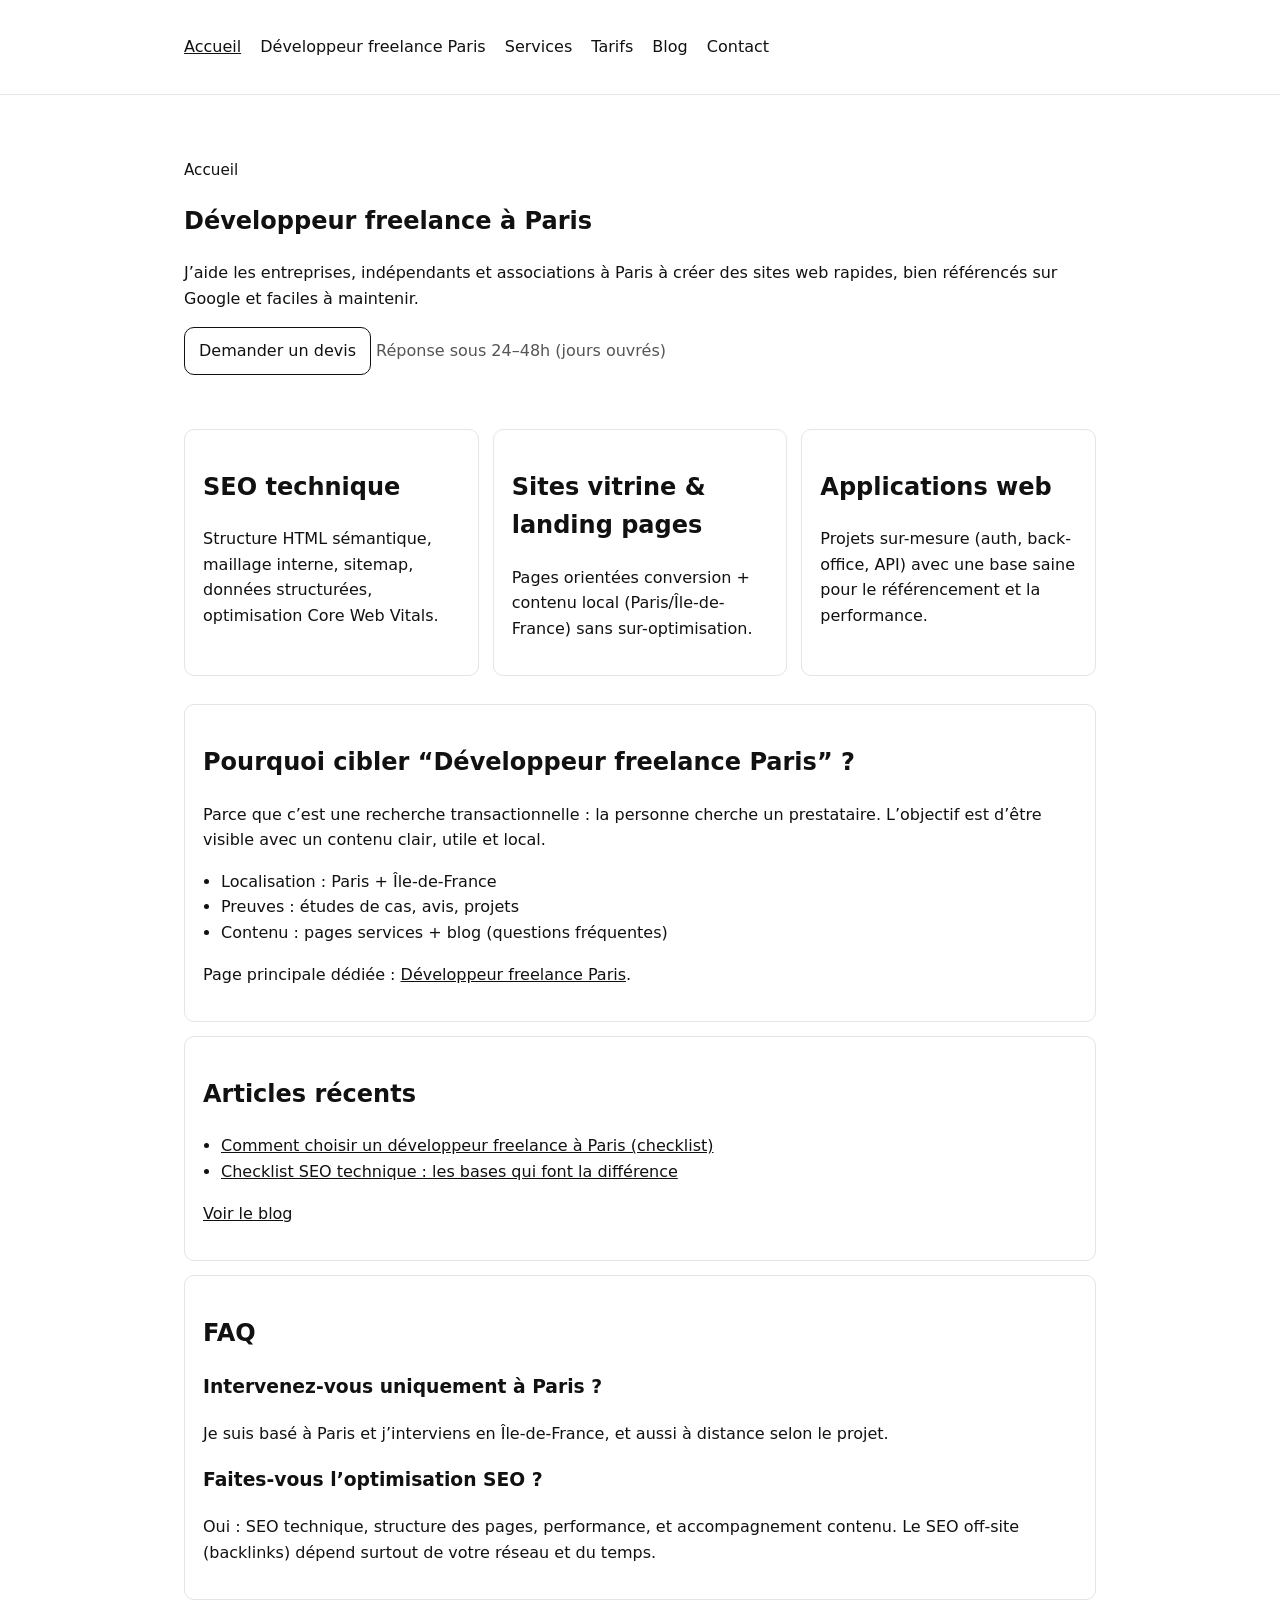
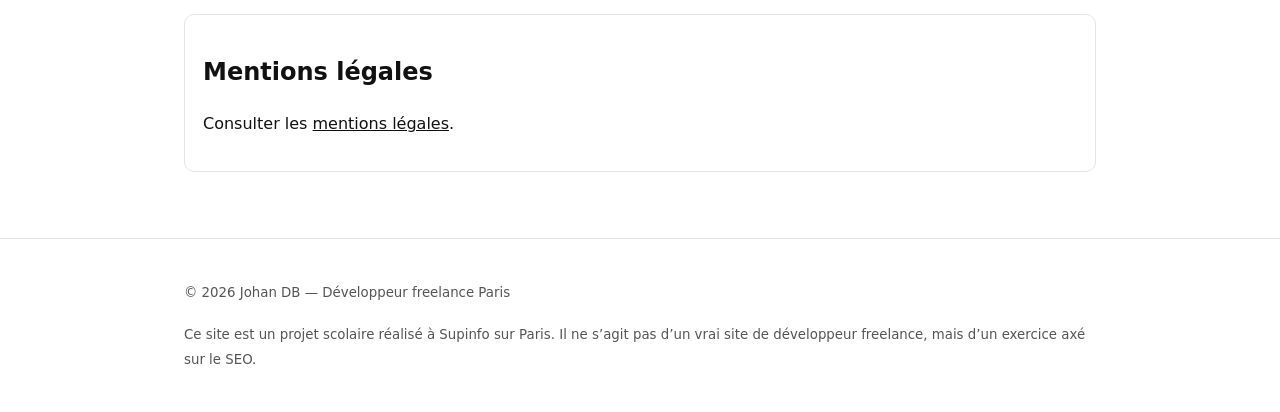
<file: index.html>
<!DOCTYPE html>
<html lang="fr">
  <head>
    <meta charset="utf-8" />
    <meta name="viewport" content="width=device-width, initial-scale=1" />
    <title>
      Développeur freelance Paris — création de sites, SEO & applications web
    </title>
    <meta
      name="description"
      content="Développeur freelance à Paris : création de sites rapides, SEO technique, refonte, maintenance et applications web."
    />
    <link rel="canonical" href="https://developpeurfreelanceparis.social/" />
    <meta name="robots" content="index,follow,max-image-preview:large" />

    <meta property="og:type" content="website" />
    <meta property="og:locale" content="fr_FR" />
    <meta property="og:title" content="Développeur freelance Paris" />
    <meta
      property="og:description"
      content="Création de sites, SEO technique et applications web. Basé à Paris."
    />
    <meta
      property="og:url"
      content="https://developpeurfreelanceparis.social/"
    />

    <link rel="icon" type="image/png" href="/assets/logo.png" />
    <link rel="stylesheet" href="/assets/styles.css" />
    <!-- Google Tag Manager -->
    <script>
      (function (w, d, s, l, i) {
        w[l] = w[l] || [];
        w[l].push({ "gtm.start": new Date().getTime(), event: "gtm.js" });
        var f = d.getElementsByTagName(s)[0],
          j = d.createElement(s),
          dl = l != "dataLayer" ? "&l=" + l : "";
        j.async = true;
        j.src = "https://www.googletagmanager.com/gtm.js?id=" + i + dl;
        f.parentNode.insertBefore(j, f);
      })(window, document, "script", "dataLayer", "GTM-W9HPDX3T");
    </script>
    <!-- End Google Tag Manager -->
  </head>
  <body>
    <!-- Google Tag Manager (noscript) -->
    <noscript
      ><iframe
        src="https://www.googletagmanager.com/ns.html?id=GTM-W9HPDX3T"
        height="0"
        width="0"
        style="display: none; visibility: hidden"
      ></iframe
    ></noscript>
    <!-- End Google Tag Manager (noscript) -->
    <a class="skip" href="#contenu">Aller au contenu</a>
    <header>
      <div class="container">
        <nav aria-label="Navigation principale">
          <a href="/" aria-current="page">Accueil</a>
          <a href="/developpeur-freelance-paris.html"
            >Développeur freelance Paris</a
          >
          <a href="/developpeur-freelance-paris/services.html">Services</a>
          <a href="/developpeur-freelance-paris/tarifs.html">Tarifs</a>
          <a href="/blog/">Blog</a>
          <a href="/contact.html">Contact</a>
        </nav>
      </div>
    </header>

    <main id="contenu" class="container">
      <section class="hero">
        <p class="breadcrumbs"><span>Accueil</span></p>
        <h1>Développeur freelance à Paris</h1>
        <p>
          J’aide les entreprises, indépendants et associations à Paris à créer
          des sites web rapides, bien référencés sur Google et faciles à
          maintenir.
        </p>
        <p>
          <a class="cta" href="/contact.html">Demander un devis</a>
          <span class="muted">Réponse sous 24–48h (jours ouvrés)</span>
        </p>
      </section>

      <section class="grid" aria-label="Points forts">
        <div class="card">
          <h2>SEO technique</h2>
          <p>
            Structure HTML sémantique, maillage interne, sitemap, données
            structurées, optimisation Core Web Vitals.
          </p>
        </div>
        <div class="card">
          <h2>Sites vitrine & landing pages</h2>
          <p>
            Pages orientées conversion + contenu local (Paris/Île-de-France)
            sans sur-optimisation.
          </p>
        </div>
        <div class="card">
          <h2>Applications web</h2>
          <p>
            Projets sur-mesure (auth, back-office, API) avec une base saine pour
            le référencement et la performance.
          </p>
        </div>
      </section>

      <section class="card">
        <h2>Pourquoi cibler “Développeur freelance Paris” ?</h2>
        <p>
          Parce que c’est une recherche transactionnelle : la personne cherche
          un prestataire. L’objectif est d’être visible avec un contenu clair,
          utile et local.
        </p>
        <ul>
          <li>Localisation : Paris + Île-de-France</li>
          <li>Preuves : études de cas, avis, projets</li>
          <li>Contenu : pages services + blog (questions fréquentes)</li>
        </ul>
        <p>
          Page principale dédiée :
          <a href="/developpeur-freelance-paris.html"
            >Développeur freelance Paris</a
          >.
        </p>
      </section>

      <section class="card">
        <h2>Articles récents</h2>
        <ul>
          <li>
            <a href="/blog/developpeur-freelance-paris-choisir.html"
              >Comment choisir un développeur freelance à Paris (checklist)</a
            >
          </li>
          <li>
            <a href="/blog/seo-technique-checklist.html"
              >Checklist SEO technique : les bases qui font la différence</a
            >
          </li>
        </ul>
        <p><a href="/blog/">Voir le blog</a></p>
      </section>

      <section class="card" aria-label="FAQ">
        <h2>FAQ</h2>
        <h3>Intervenez-vous uniquement à Paris ?</h3>
        <p>
          Je suis basé à Paris et j’interviens en Île-de-France, et aussi à
          distance selon le projet.
        </p>

        <h3>Faites-vous l’optimisation SEO ?</h3>
        <p>
          Oui : SEO technique, structure des pages, performance, et
          accompagnement contenu. Le SEO off-site (backlinks) dépend surtout de
          votre réseau et du temps.
        </p>
      </section>

      <script type="application/ld+json">
        {
          "@context": "https://schema.org",
          "@type": "FAQPage",
          "mainEntity": [
            {
              "@type": "Question",
              "name": "Intervenez-vous uniquement à Paris ?",
              "acceptedAnswer": {
                "@type": "Answer",
                "text": "Je suis basé à Paris et j’interviens en Île-de-France, et aussi à distance selon le projet."
              }
            },
            {
              "@type": "Question",
              "name": "Faites-vous l’optimisation SEO ?",
              "acceptedAnswer": {
                "@type": "Answer",
                "text": "Oui : SEO technique, structure des pages, performance, et accompagnement contenu. Le SEO off-site (backlinks) dépend surtout de votre réseau et du temps."
              }
            }
          ]
        }
      </script>

      <section class="card">
        <h2>Mentions légales</h2>
        <p>
          Consulter les <a href="/mentions-legales.html">mentions légales</a>.
        </p>
      </section>
    </main>

    <footer>
      <div class="container">
        <p>
          <small>© 2026 Johan DB — Développeur freelance Paris</small>
        </p>
        <p>
          <small class="muted"
            >Ce site est un projet scolaire réalisé à Supinfo sur Paris. Il ne
            s’agit pas d’un vrai site de développeur freelance, mais d’un
            exercice axé sur le SEO.</small
          >
        </p>
      </div>
    </footer>
  </body>
</html>
</file>
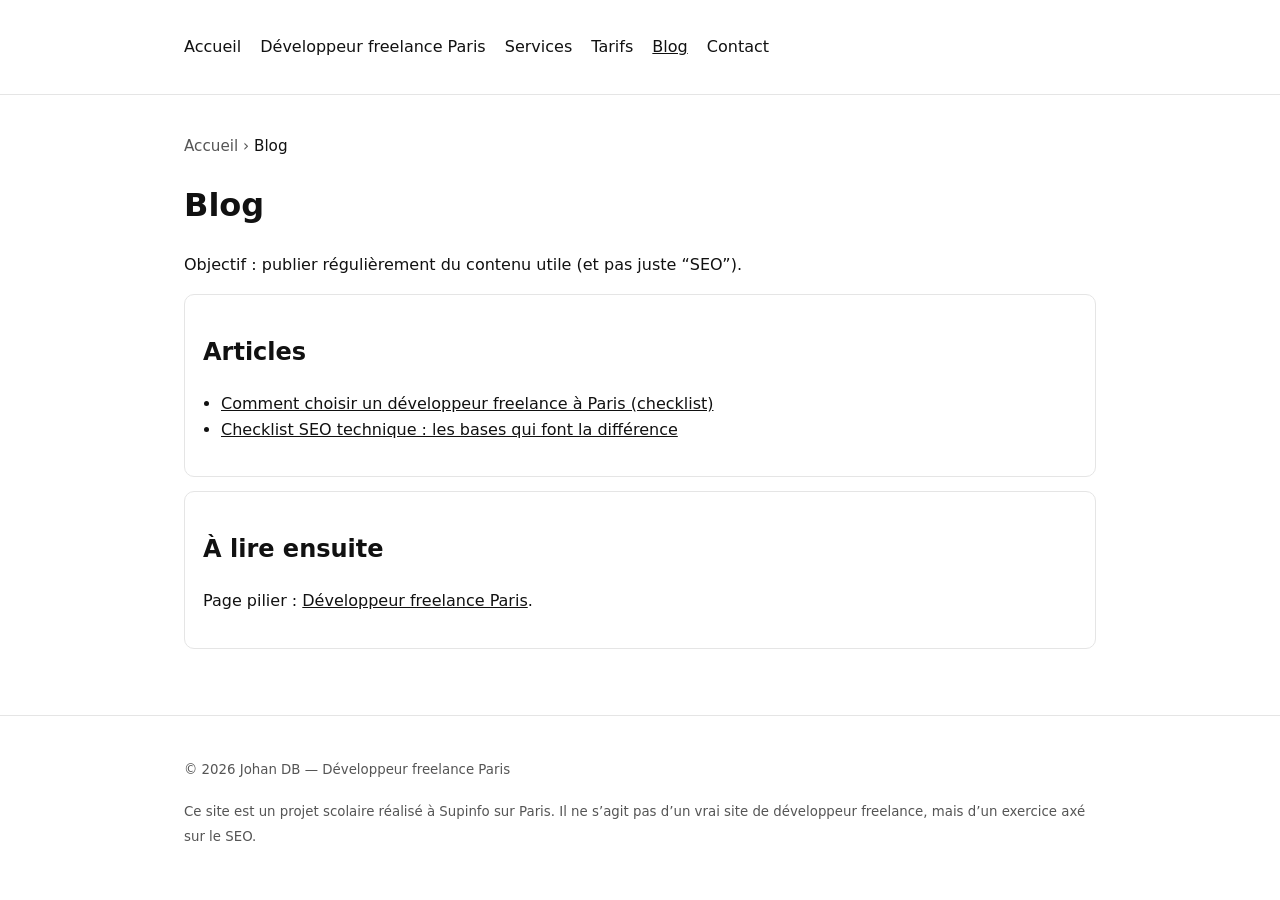
<file: blog/index.html>
<!DOCTYPE html>
<html lang="fr">
  <head>
    <meta charset="utf-8" />
    <meta name="viewport" content="width=device-width, initial-scale=1" />
    <title>Blog — Développeur freelance Paris (SEO, web, performance)</title>
    <meta
      name="description"
      content="Blog d’un développeur freelance à Paris : SEO technique, performance, conseils pour sites web et visibilité locale."
    />
    <link
      rel="canonical"
      href="https://developpeurfreelanceparis.social/blog/"
    />
    <meta name="robots" content="index,follow" />

    <link rel="icon" type="image/png" href="/assets/logo.png" />
    <link rel="stylesheet" href="/assets/styles.css" />
    <!-- Google Tag Manager -->
    <script>
      (function (w, d, s, l, i) {
        w[l] = w[l] || [];
        w[l].push({ "gtm.start": new Date().getTime(), event: "gtm.js" });
        var f = d.getElementsByTagName(s)[0],
          j = d.createElement(s),
          dl = l != "dataLayer" ? "&l=" + l : "";
        j.async = true;
        j.src = "https://www.googletagmanager.com/gtm.js?id=" + i + dl;
        f.parentNode.insertBefore(j, f);
      })(window, document, "script", "dataLayer", "GTM-W9HPDX3T");
    </script>
    <!-- End Google Tag Manager -->
  </head>
  <body>
    <!-- Google Tag Manager (noscript) -->
    <noscript
      ><iframe
        src="https://www.googletagmanager.com/ns.html?id=GTM-W9HPDX3T"
        height="0"
        width="0"
        style="display: none; visibility: hidden"
      ></iframe
    ></noscript>
    <!-- End Google Tag Manager (noscript) -->
    <a class="skip" href="#contenu">Aller au contenu</a>
    <header>
      <div class="container">
        <nav aria-label="Navigation principale">
          <a href="/">Accueil</a>
          <a href="/developpeur-freelance-paris.html"
            >Développeur freelance Paris</a
          >
          <a href="/developpeur-freelance-paris/services.html">Services</a>
          <a href="/developpeur-freelance-paris/tarifs.html">Tarifs</a>
          <a href="/blog/" aria-current="page">Blog</a>
          <a href="/contact.html">Contact</a>
        </nav>
      </div>
    </header>

    <main id="contenu" class="container">
      <p class="breadcrumbs"><a href="/">Accueil</a> › <span>Blog</span></p>
      <h1>Blog</h1>
      <p>
        Objectif : publier régulièrement du contenu utile (et pas juste “SEO”).
      </p>

      <section class="card">
        <h2>Articles</h2>
        <ul>
          <li>
            <a href="/blog/developpeur-freelance-paris-choisir.html"
              >Comment choisir un développeur freelance à Paris (checklist)</a
            >
          </li>
          <li>
            <a href="/blog/seo-technique-checklist.html"
              >Checklist SEO technique : les bases qui font la différence</a
            >
          </li>
        </ul>
      </section>

      <section class="card">
        <h2>À lire ensuite</h2>
        <p>
          Page pilier :
          <a href="/developpeur-freelance-paris.html"
            >Développeur freelance Paris</a
          >.
        </p>
      </section>
    </main>

    <footer>
      <div class="container">
        <p>
          <small>© 2026 Johan DB — Développeur freelance Paris</small>
        </p>
        <p>
          <small class="muted"
            >Ce site est un projet scolaire réalisé à Supinfo sur Paris. Il ne
            s’agit pas d’un vrai site de développeur freelance, mais d’un
            exercice axé sur le SEO.</small
          >
        </p>
      </div>
    </footer>
  </body>
</html>
</file>
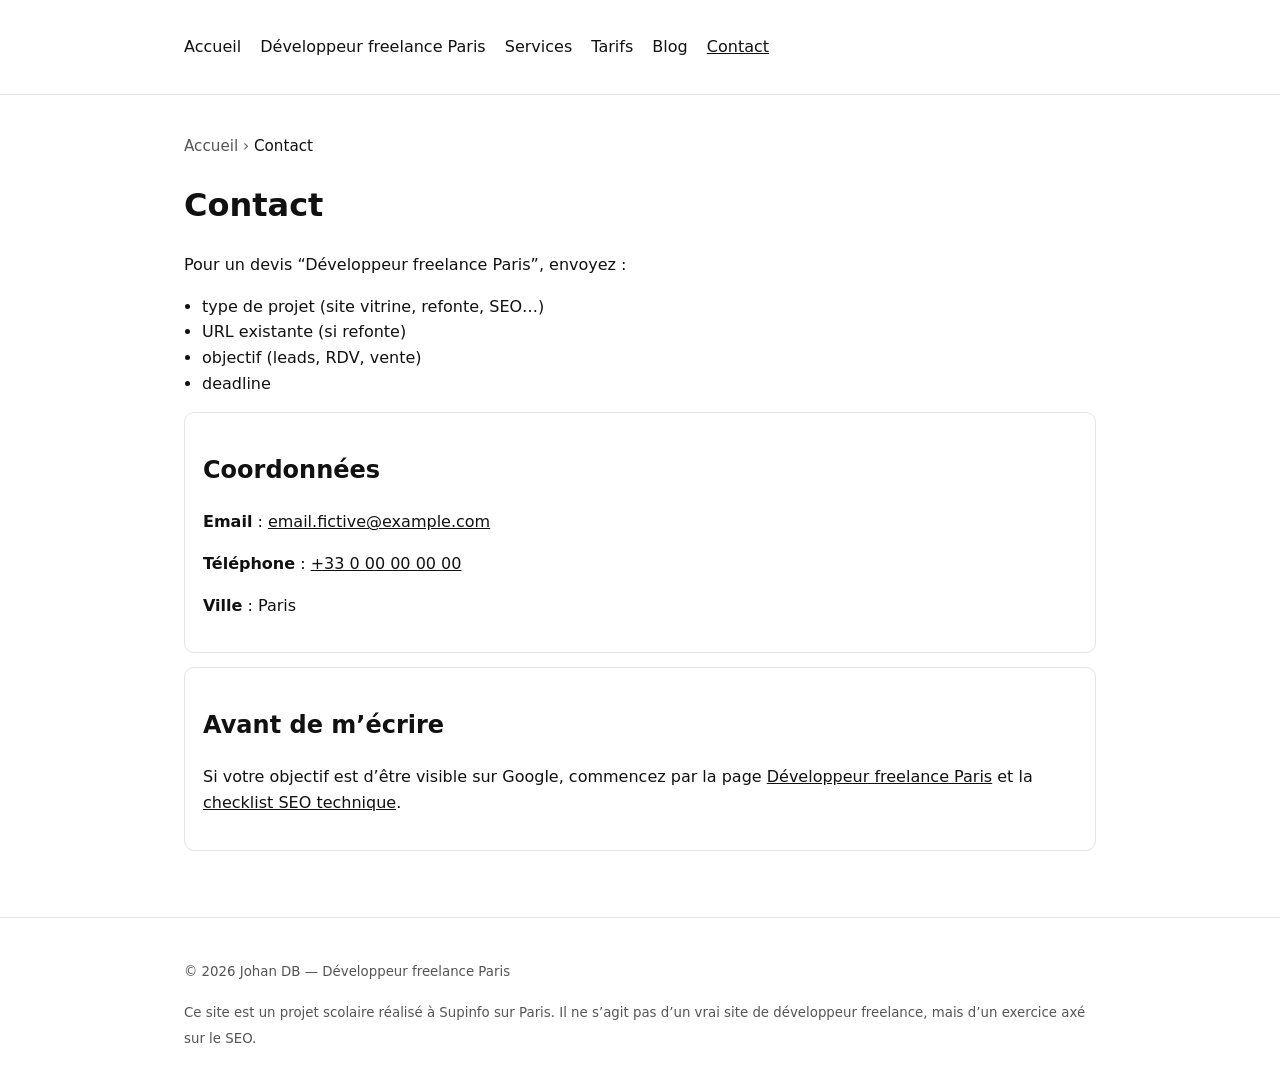
<file: contact.html>
<!DOCTYPE html>
<html lang="fr">
  <head>
    <meta charset="utf-8" />
    <meta name="viewport" content="width=device-width, initial-scale=1" />
    <title>Contact — Développeur freelance Paris</title>
    <meta
      name="description"
      content="Contactez votre développeur freelance à Paris pour un devis (site web, SEO, refonte, maintenance)."
    />
    <link
      rel="canonical"
      href="https://developpeurfreelanceparis.social/contact.html"
    />
    <meta name="robots" content="index,follow" />

    <link rel="icon" type="image/png" href="/assets/logo.png" />
    <link rel="stylesheet" href="/assets/styles.css" />
    <!-- Google Tag Manager -->
    <script>
      (function (w, d, s, l, i) {
        w[l] = w[l] || [];
        w[l].push({ "gtm.start": new Date().getTime(), event: "gtm.js" });
        var f = d.getElementsByTagName(s)[0],
          j = d.createElement(s),
          dl = l != "dataLayer" ? "&l=" + l : "";
        j.async = true;
        j.src = "https://www.googletagmanager.com/gtm.js?id=" + i + dl;
        f.parentNode.insertBefore(j, f);
      })(window, document, "script", "dataLayer", "GTM-W9HPDX3T");
    </script>
    <!-- End Google Tag Manager -->
  </head>
  <body>
    <!-- Google Tag Manager (noscript) -->
    <noscript
      ><iframe
        src="https://www.googletagmanager.com/ns.html?id=GTM-W9HPDX3T"
        height="0"
        width="0"
        style="display: none; visibility: hidden"
      ></iframe
    ></noscript>
    <!-- End Google Tag Manager (noscript) -->
    <a class="skip" href="#contenu">Aller au contenu</a>
    <header>
      <div class="container">
        <nav aria-label="Navigation principale">
          <a href="/">Accueil</a>
          <a href="/developpeur-freelance-paris.html"
            >Développeur freelance Paris</a
          >
          <a href="/developpeur-freelance-paris/services.html">Services</a>
          <a href="/developpeur-freelance-paris/tarifs.html">Tarifs</a>
          <a href="/blog/">Blog</a>
          <a href="/contact.html" aria-current="page">Contact</a>
        </nav>
      </div>
    </header>

    <main id="contenu" class="container">
      <p class="breadcrumbs"><a href="/">Accueil</a> › <span>Contact</span></p>
      <h1>Contact</h1>
      <p>Pour un devis “Développeur freelance Paris”, envoyez :</p>
      <ul>
        <li>type de projet (site vitrine, refonte, SEO…)</li>
        <li>URL existante (si refonte)</li>
        <li>objectif (leads, RDV, vente)</li>
        <li>deadline</li>
      </ul>

      <section class="card">
        <h2>Coordonnées</h2>
        <p>
          <strong>Email</strong> :
          <a href="mailto:email.fictive@example.com"
            >email.fictive@example.com</a
          >
        </p>
        <p>
          <strong>Téléphone</strong> :
          <a href="tel:+33000000000">+33 0 00 00 00 00</a>
        </p>
        <p><strong>Ville</strong> : Paris</p>
      </section>

      <section class="card">
        <h2>Avant de m’écrire</h2>
        <p>
          Si votre objectif est d’être visible sur Google, commencez par la page
          <a href="/developpeur-freelance-paris.html"
            >Développeur freelance Paris</a
          >
          et la
          <a href="/blog/seo-technique-checklist.html"
            >checklist SEO technique</a
          >.
        </p>
      </section>
    </main>

    <footer>
      <div class="container">
        <p>
          <small>© 2026 Johan DB — Développeur freelance Paris</small>
        </p>
        <p>
          <small class="muted"
            >Ce site est un projet scolaire réalisé à Supinfo sur Paris. Il ne
            s’agit pas d’un vrai site de développeur freelance, mais d’un
            exercice axé sur le SEO.</small
          >
        </p>
      </div>
    </footer>
  </body>
</html>
</file>
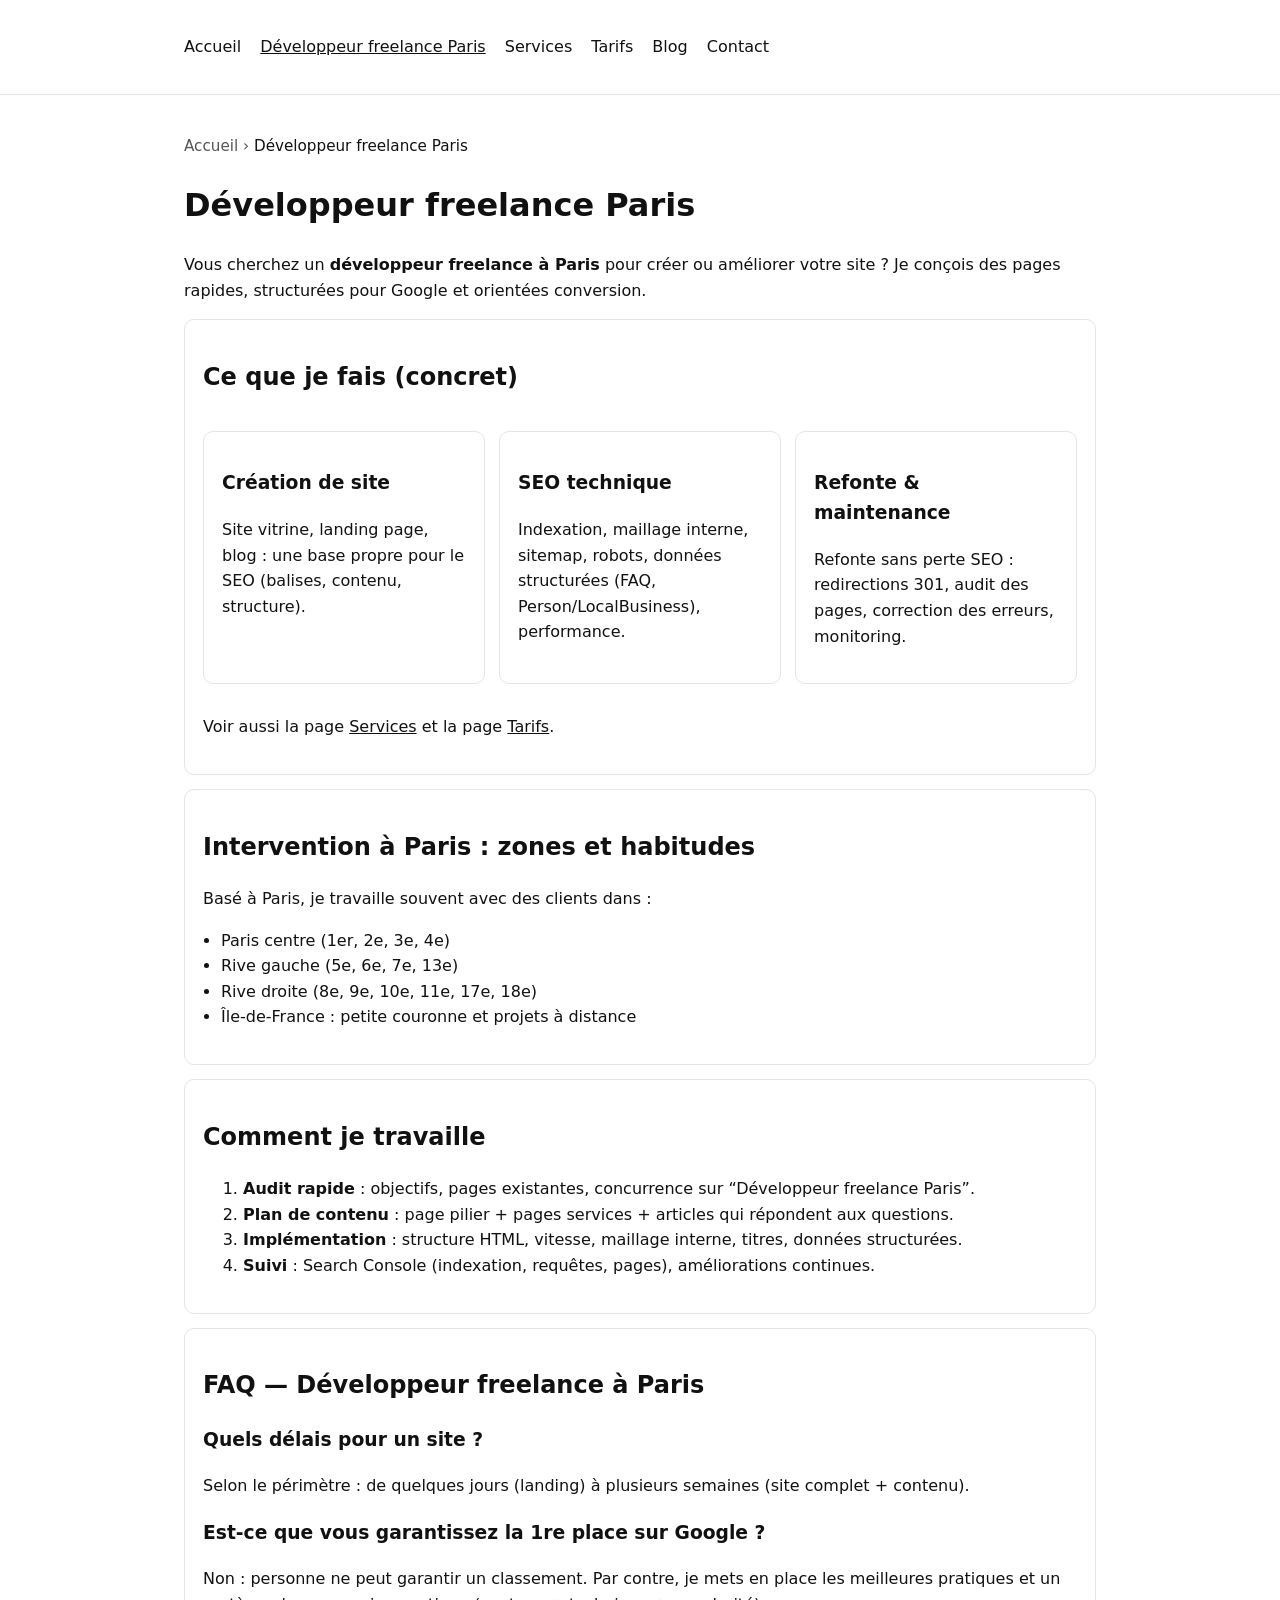
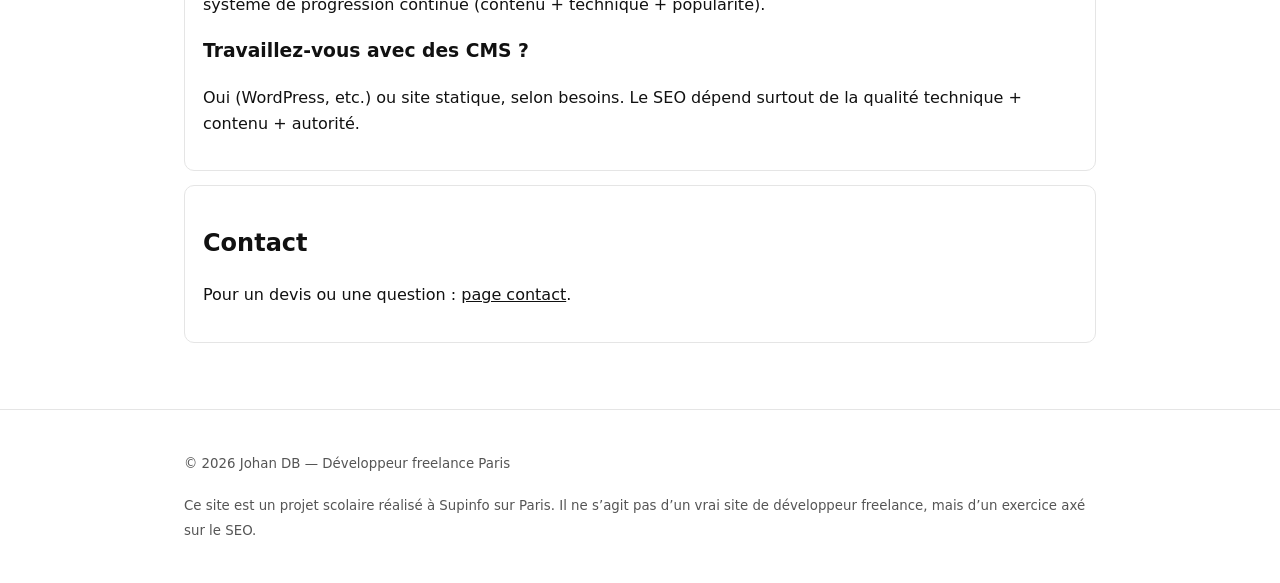
<file: developpeur-freelance-paris.html>
<!DOCTYPE html>
<html lang="fr">
  <head>
    <meta charset="utf-8" />
    <meta name="viewport" content="width=device-width, initial-scale=1" />
    <title>
      Développeur freelance Paris — web, SEO, performance (Île-de-France)
    </title>
    <meta
      name="description"
      content="Développeur freelance à Paris : sites vitrine, landing pages, SEO technique, optimisation performance, refonte et maintenance."
    />
    <link
      rel="canonical"
      href="https://developpeurfreelanceparis.social/developpeur-freelance-paris.html"
    />
    <meta name="robots" content="index,follow,max-image-preview:large" />

    <meta property="og:type" content="article" />
    <meta property="og:locale" content="fr_FR" />
    <meta property="og:title" content="Développeur freelance Paris" />
    <meta
      property="og:description"
      content="Web, SEO technique, performance et maintenance à Paris/Île-de-France."
    />
    <meta
      property="og:url"
      content="https://developpeurfreelanceparis.social/developpeur-freelance-paris.html"
    />

    <link rel="icon" type="image/png" href="/assets/logo.png" />
    <link rel="stylesheet" href="/assets/styles.css" />
    <!-- Google Tag Manager -->
    <script>
      (function (w, d, s, l, i) {
        w[l] = w[l] || [];
        w[l].push({ "gtm.start": new Date().getTime(), event: "gtm.js" });
        var f = d.getElementsByTagName(s)[0],
          j = d.createElement(s),
          dl = l != "dataLayer" ? "&l=" + l : "";
        j.async = true;
        j.src = "https://www.googletagmanager.com/gtm.js?id=" + i + dl;
        f.parentNode.insertBefore(j, f);
      })(window, document, "script", "dataLayer", "GTM-W9HPDX3T");
    </script>
    <!-- End Google Tag Manager -->
  </head>
  <body>
    <!-- Google Tag Manager (noscript) -->
    <noscript
      ><iframe
        src="https://www.googletagmanager.com/ns.html?id=GTM-W9HPDX3T"
        height="0"
        width="0"
        style="display: none; visibility: hidden"
      ></iframe
    ></noscript>
    <!-- End Google Tag Manager (noscript) -->
    <a class="skip" href="#contenu">Aller au contenu</a>
    <header>
      <div class="container">
        <nav aria-label="Navigation principale">
          <a href="/">Accueil</a>
          <a href="/developpeur-freelance-paris.html" aria-current="page"
            >Développeur freelance Paris</a
          >
          <a href="/developpeur-freelance-paris/services.html">Services</a>
          <a href="/developpeur-freelance-paris/tarifs.html">Tarifs</a>
          <a href="/blog/">Blog</a>
          <a href="/contact.html">Contact</a>
        </nav>
      </div>
    </header>

    <main id="contenu" class="container">
      <p class="breadcrumbs">
        <a href="/">Accueil</a> › <span>Développeur freelance Paris</span>
      </p>

      <h1>Développeur freelance Paris</h1>
      <p>
        Vous cherchez un <strong>développeur freelance à Paris</strong> pour
        créer ou améliorer votre site ? Je conçois des pages rapides,
        structurées pour Google et orientées conversion.
      </p>

      <section class="card">
        <h2>Ce que je fais (concret)</h2>
        <div class="grid">
          <div class="card">
            <h3>Création de site</h3>
            <p>
              Site vitrine, landing page, blog : une base propre pour le SEO
              (balises, contenu, structure).
            </p>
          </div>
          <div class="card">
            <h3>SEO technique</h3>
            <p>
              Indexation, maillage interne, sitemap, robots, données structurées
              (FAQ, Person/LocalBusiness), performance.
            </p>
          </div>
          <div class="card">
            <h3>Refonte & maintenance</h3>
            <p>
              Refonte sans perte SEO : redirections 301, audit des pages,
              correction des erreurs, monitoring.
            </p>
          </div>
        </div>
        <p>
          Voir aussi la page
          <a href="/developpeur-freelance-paris/services.html">Services</a> et
          la page <a href="/developpeur-freelance-paris/tarifs.html">Tarifs</a>.
        </p>
      </section>

      <section class="card">
        <h2>Intervention à Paris : zones et habitudes</h2>
        <p>Basé à Paris, je travaille souvent avec des clients dans :</p>
        <ul>
          <li>Paris centre (1er, 2e, 3e, 4e)</li>
          <li>Rive gauche (5e, 6e, 7e, 13e)</li>
          <li>Rive droite (8e, 9e, 10e, 11e, 17e, 18e)</li>
          <li>Île-de-France : petite couronne et projets à distance</li>
        </ul>
      </section>

      <section class="card">
        <h2>Comment je travaille</h2>
        <ol>
          <li>
            <strong>Audit rapide</strong> : objectifs, pages existantes,
            concurrence sur “Développeur freelance Paris”.
          </li>
          <li>
            <strong>Plan de contenu</strong> : page pilier + pages services +
            articles qui répondent aux questions.
          </li>
          <li>
            <strong>Implémentation</strong> : structure HTML, vitesse, maillage
            interne, titres, données structurées.
          </li>
          <li>
            <strong>Suivi</strong> : Search Console (indexation, requêtes,
            pages), améliorations continues.
          </li>
        </ol>
      </section>

      <section class="card">
        <h2>FAQ — Développeur freelance à Paris</h2>

        <h3>Quels délais pour un site ?</h3>
        <p>
          Selon le périmètre : de quelques jours (landing) à plusieurs semaines
          (site complet + contenu).
        </p>

        <h3>Est-ce que vous garantissez la 1re place sur Google ?</h3>
        <p>
          Non : personne ne peut garantir un classement. Par contre, je mets en
          place les meilleures pratiques et un système de progression continue
          (contenu + technique + popularité).
        </p>

        <h3>Travaillez-vous avec des CMS ?</h3>
        <p>
          Oui (WordPress, etc.) ou site statique, selon besoins. Le SEO dépend
          surtout de la qualité technique + contenu + autorité.
        </p>
      </section>

      <script type="application/ld+json">
        {
          "@context": "https://schema.org",
          "@type": "FAQPage",
          "mainEntity": [
            {
              "@type": "Question",
              "name": "Quels délais pour un site ?",
              "acceptedAnswer": {
                "@type": "Answer",
                "text": "Selon le périmètre : de quelques jours (landing) à plusieurs semaines (site complet + contenu)."
              }
            },
            {
              "@type": "Question",
              "name": "Est-ce que vous garantissez la 1re place sur Google ?",
              "acceptedAnswer": {
                "@type": "Answer",
                "text": "Non : personne ne peut garantir un classement. Par contre, je mets en place les meilleures pratiques et un système de progression continue (contenu + technique + popularité)."
              }
            },
            {
              "@type": "Question",
              "name": "Travaillez-vous avec des CMS ?",
              "acceptedAnswer": {
                "@type": "Answer",
                "text": "Oui (WordPress, etc.) ou site statique, selon besoins. Le SEO dépend surtout de la qualité technique + contenu + autorité."
              }
            }
          ]
        }
      </script>

      <section class="card">
        <h2>Contact</h2>
        <p>
          Pour un devis ou une question :
          <a href="/contact.html">page contact</a>.
        </p>
      </section>
    </main>

    <footer>
      <div class="container">
        <p>
          <small>© 2026 Johan DB — Développeur freelance Paris</small>
        </p>
        <p>
          <small class="muted"
            >Ce site est un projet scolaire réalisé à Supinfo sur Paris. Il ne
            s’agit pas d’un vrai site de développeur freelance, mais d’un
            exercice axé sur le SEO.</small
          >
        </p>
      </div>
    </footer>
  </body>
</html>
</file>
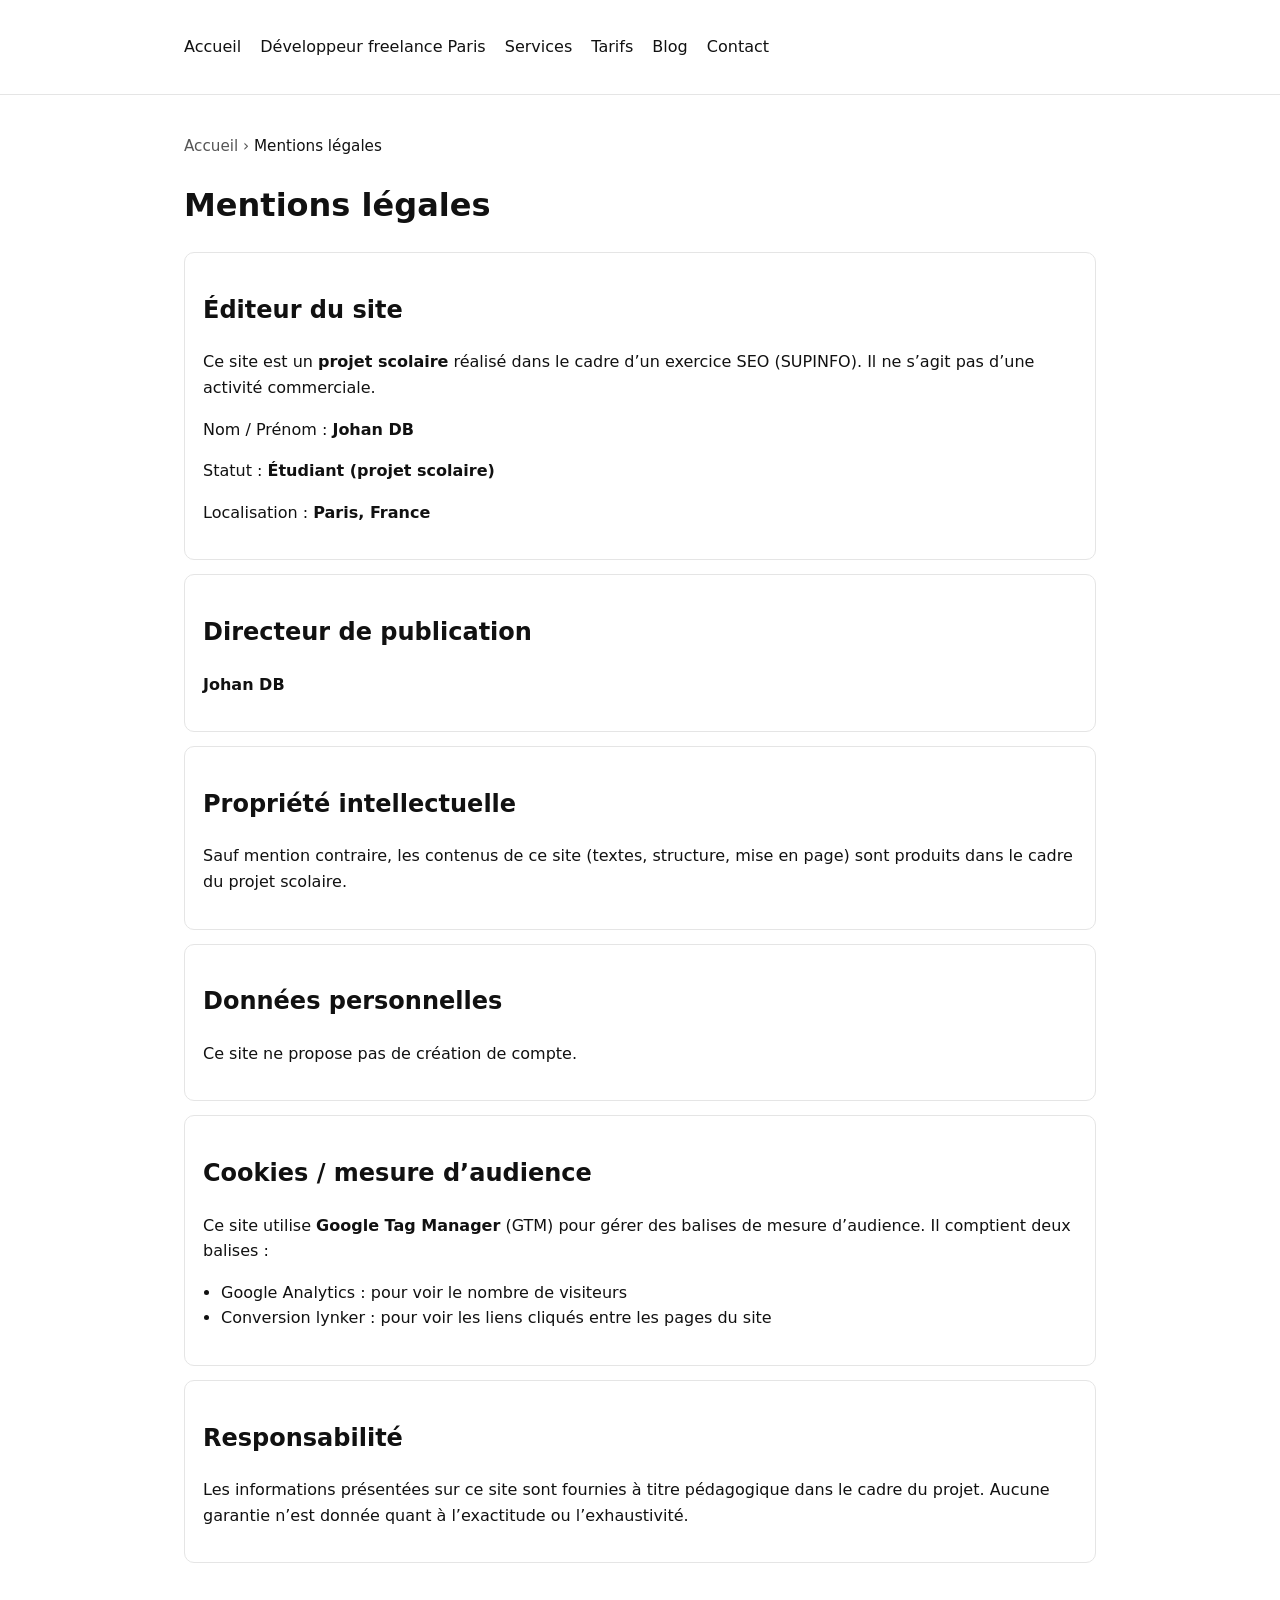
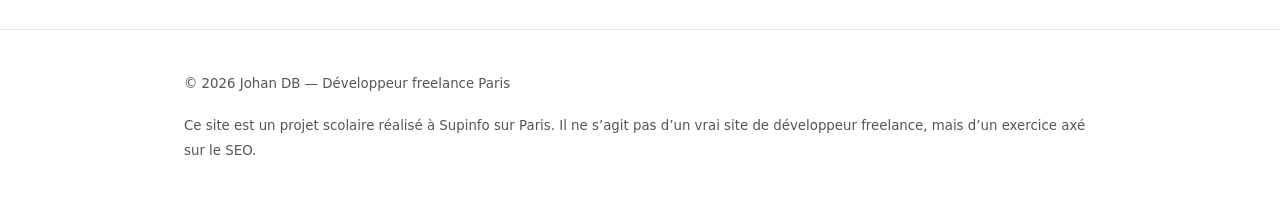
<file: mentions-legales.html>
<!DOCTYPE html>
<html lang="fr">
  <head>
    <meta charset="utf-8" />
    <meta name="viewport" content="width=device-width, initial-scale=1" />
    <title>Mentions légales — Développeur freelance Paris</title>
    <meta
      name="description"
      content="Mentions légales du site Développeur freelance Paris."
    />
    <link
      rel="canonical"
      href="https://developpeurfreelanceparis.social/mentions-legales.html"
    />
    <meta name="robots" content="index,follow" />

    <link rel="icon" type="image/png" href="/assets/logo.png" />
    <link rel="stylesheet" href="/assets/styles.css" />
    <!-- Google Tag Manager -->
    <script>
      (function (w, d, s, l, i) {
        w[l] = w[l] || [];
        w[l].push({ "gtm.start": new Date().getTime(), event: "gtm.js" });
        var f = d.getElementsByTagName(s)[0],
          j = d.createElement(s),
          dl = l != "dataLayer" ? "&l=" + l : "";
        j.async = true;
        j.src = "https://www.googletagmanager.com/gtm.js?id=" + i + dl;
        f.parentNode.insertBefore(j, f);
      })(window, document, "script", "dataLayer", "GTM-W9HPDX3T");
    </script>
    <!-- End Google Tag Manager -->
  </head>
  <body>
    <!-- Google Tag Manager (noscript) -->
    <noscript
      ><iframe
        src="https://www.googletagmanager.com/ns.html?id=GTM-W9HPDX3T"
        height="0"
        width="0"
        style="display: none; visibility: hidden"
      ></iframe
    ></noscript>
    <!-- End Google Tag Manager (noscript) -->
    <a class="skip" href="#contenu">Aller au contenu</a>
    <header>
      <div class="container">
        <nav aria-label="Navigation principale">
          <a href="/">Accueil</a>
          <a href="/developpeur-freelance-paris.html"
            >Développeur freelance Paris</a
          >
          <a href="/developpeur-freelance-paris/services.html">Services</a>
          <a href="/developpeur-freelance-paris/tarifs.html">Tarifs</a>
          <a href="/blog/">Blog</a>
          <a href="/contact.html">Contact</a>
        </nav>
      </div>
    </header>

    <main id="contenu" class="container">
      <p class="breadcrumbs">
        <a href="/">Accueil</a> › <span>Mentions légales</span>
      </p>
      <h1>Mentions légales</h1>

      <section class="card">
        <h2>Éditeur du site</h2>
        <p>
          Ce site est un <strong>projet scolaire</strong> réalisé dans le cadre
          d’un exercice SEO (SUPINFO). Il ne s’agit pas d’une activité
          commerciale.
        </p>
        <p>Nom / Prénom : <strong>Johan DB</strong></p>
        <p>Statut : <strong>Étudiant (projet scolaire)</strong></p>
        <p>Localisation : <strong>Paris, France</strong></p>
      </section>

      <section class="card">
        <h2>Directeur de publication</h2>
        <p><strong>Johan DB</strong></p>
      </section>

      <section class="card">
        <h2>Propriété intellectuelle</h2>
        <p>
          Sauf mention contraire, les contenus de ce site (textes, structure,
          mise en page) sont produits dans le cadre du projet scolaire.
        </p>
      </section>

      <section class="card">
        <h2>Données personnelles</h2>
        <p>Ce site ne propose pas de création de compte.</p>
      </section>

      <section class="card">
        <h2>Cookies / mesure d’audience</h2>
        <p>
          Ce site utilise <strong>Google Tag Manager</strong> (GTM) pour gérer
          des balises de mesure d’audience. Il comptient deux balises :
        </p>
        <ul>
          <li>Google Analytics : pour voir le nombre de visiteurs</li>
          <li>
            Conversion lynker : pour voir les liens cliqués entre les pages du
            site
          </li>
        </ul>
      </section>

      <section class="card">
        <h2>Responsabilité</h2>
        <p>
          Les informations présentées sur ce site sont fournies à titre
          pédagogique dans le cadre du projet. Aucune garantie n’est donnée
          quant à l’exactitude ou l’exhaustivité.
        </p>
      </section>
    </main>

    <footer>
      <div class="container">
        <p>
          <small>© 2026 Johan DB — Développeur freelance Paris</small>
        </p>
        <p>
          <small class="muted"
            >Ce site est un projet scolaire réalisé à Supinfo sur Paris. Il ne
            s’agit pas d’un vrai site de développeur freelance, mais d’un
            exercice axé sur le SEO.</small
          >
        </p>
      </div>
    </footer>
  </body>
</html>
</file>
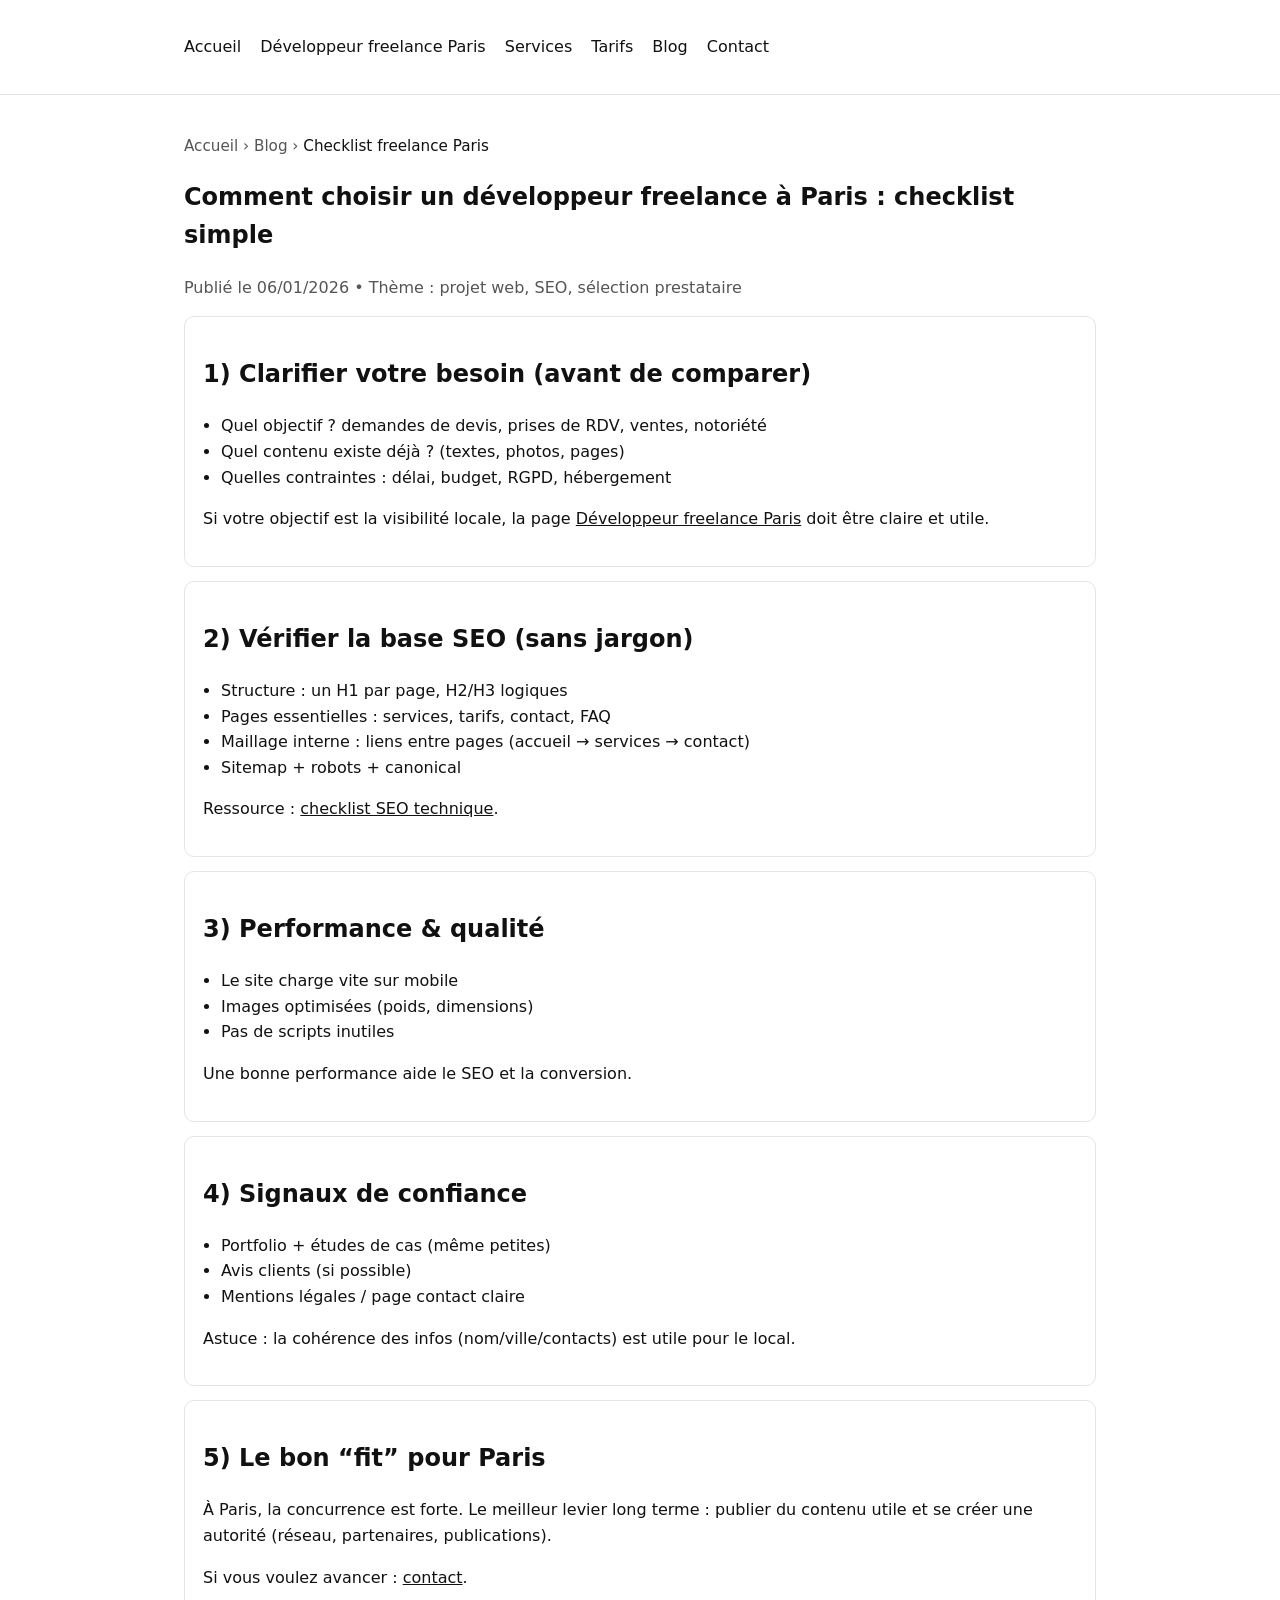
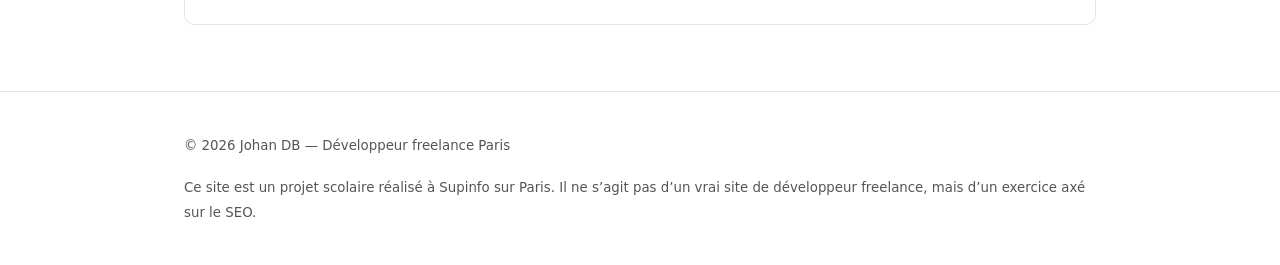
<file: blog/developpeur-freelance-paris-choisir.html>
<!DOCTYPE html>
<html lang="fr">
  <head>
    <meta charset="utf-8" />
    <meta name="viewport" content="width=device-width, initial-scale=1" />
    <title>Choisir un développeur freelance à Paris : checklist simple</title>
    <meta
      name="description"
      content="Une checklist pour choisir un développeur freelance à Paris : cadrage, SEO, performance, maintenance, budget et signaux de confiance."
    />
    <link
      rel="canonical"
      href="https://developpeurfreelanceparis.social/blog/developpeur-freelance-paris-choisir.html"
    />
    <meta name="robots" content="index,follow" />

    <meta property="og:type" content="article" />
    <meta property="og:locale" content="fr_FR" />
    <meta
      property="og:title"
      content="Choisir un développeur freelance à Paris : checklist"
    />
    <meta
      property="og:description"
      content="Cadrage, SEO, performance, maintenance : les bons critères."
    />
    <meta
      property="og:url"
      content="https://developpeurfreelanceparis.social/blog/developpeur-freelance-paris-choisir.html"
    />

    <link rel="icon" type="image/png" href="/assets/logo.png" />
    <link rel="stylesheet" href="/assets/styles.css" />
    <!-- Google Tag Manager -->
    <script>
      (function (w, d, s, l, i) {
        w[l] = w[l] || [];
        w[l].push({ "gtm.start": new Date().getTime(), event: "gtm.js" });
        var f = d.getElementsByTagName(s)[0],
          j = d.createElement(s),
          dl = l != "dataLayer" ? "&l=" + l : "";
        j.async = true;
        j.src = "https://www.googletagmanager.com/gtm.js?id=" + i + dl;
        f.parentNode.insertBefore(j, f);
      })(window, document, "script", "dataLayer", "GTM-W9HPDX3T");
    </script>
    <!-- End Google Tag Manager -->
  </head>
  <body>
    <!-- Google Tag Manager (noscript) -->
    <noscript
      ><iframe
        src="https://www.googletagmanager.com/ns.html?id=GTM-W9HPDX3T"
        height="0"
        width="0"
        style="display: none; visibility: hidden"
      ></iframe
    ></noscript>
    <!-- End Google Tag Manager (noscript) -->
    <a class="skip" href="#contenu">Aller au contenu</a>
    <header>
      <div class="container">
        <nav aria-label="Navigation principale">
          <a href="/">Accueil</a>
          <a href="/developpeur-freelance-paris.html"
            >Développeur freelance Paris</a
          >
          <a href="/developpeur-freelance-paris/services.html">Services</a>
          <a href="/developpeur-freelance-paris/tarifs.html">Tarifs</a>
          <a href="/blog/">Blog</a>
          <a href="/contact.html">Contact</a>
        </nav>
      </div>
    </header>

    <main id="contenu" class="container">
      <p class="breadcrumbs">
        <a href="/">Accueil</a> › <a href="/blog/">Blog</a> ›
        <span>Checklist freelance Paris</span>
      </p>

      <article>
        <h1>
          Comment choisir un développeur freelance à Paris : checklist simple
        </h1>
        <p class="muted">
          Publié le 06/01/2026 • Thème : projet web, SEO, sélection prestataire
        </p>

        <section class="card">
          <h2>1) Clarifier votre besoin (avant de comparer)</h2>
          <ul>
            <li>
              Quel objectif ? demandes de devis, prises de RDV, ventes,
              notoriété
            </li>
            <li>Quel contenu existe déjà ? (textes, photos, pages)</li>
            <li>Quelles contraintes : délai, budget, RGPD, hébergement</li>
          </ul>
          <p>
            Si votre objectif est la visibilité locale, la page
            <a href="/developpeur-freelance-paris.html"
              >Développeur freelance Paris</a
            >
            doit être claire et utile.
          </p>
        </section>

        <section class="card">
          <h2>2) Vérifier la base SEO (sans jargon)</h2>
          <ul>
            <li>Structure : un H1 par page, H2/H3 logiques</li>
            <li>Pages essentielles : services, tarifs, contact, FAQ</li>
            <li>
              Maillage interne : liens entre pages (accueil → services →
              contact)
            </li>
            <li>Sitemap + robots + canonical</li>
          </ul>
          <p>
            Ressource :
            <a href="/blog/seo-technique-checklist.html"
              >checklist SEO technique</a
            >.
          </p>
        </section>

        <section class="card">
          <h2>3) Performance & qualité</h2>
          <ul>
            <li>Le site charge vite sur mobile</li>
            <li>Images optimisées (poids, dimensions)</li>
            <li>Pas de scripts inutiles</li>
          </ul>
          <p>Une bonne performance aide le SEO et la conversion.</p>
        </section>

        <section class="card">
          <h2>4) Signaux de confiance</h2>
          <ul>
            <li>Portfolio + études de cas (même petites)</li>
            <li>Avis clients (si possible)</li>
            <li>Mentions légales / page contact claire</li>
          </ul>
          <p>
            Astuce : la cohérence des infos (nom/ville/contacts) est utile pour
            le local.
          </p>
        </section>

        <section class="card">
          <h2>5) Le bon “fit” pour Paris</h2>
          <p>
            À Paris, la concurrence est forte. Le meilleur levier long terme :
            publier du contenu utile et se créer une autorité (réseau,
            partenaires, publications).
          </p>
          <p>Si vous voulez avancer : <a href="/contact.html">contact</a>.</p>
        </section>
      </article>
    </main>

    <footer>
      <div class="container">
        <p>
          <small>© 2026 Johan DB — Développeur freelance Paris</small>
        </p>
        <p>
          <small class="muted"
            >Ce site est un projet scolaire réalisé à Supinfo sur Paris. Il ne
            s’agit pas d’un vrai site de développeur freelance, mais d’un
            exercice axé sur le SEO.</small
          >
        </p>
      </div>
    </footer>
  </body>
</html>
</file>
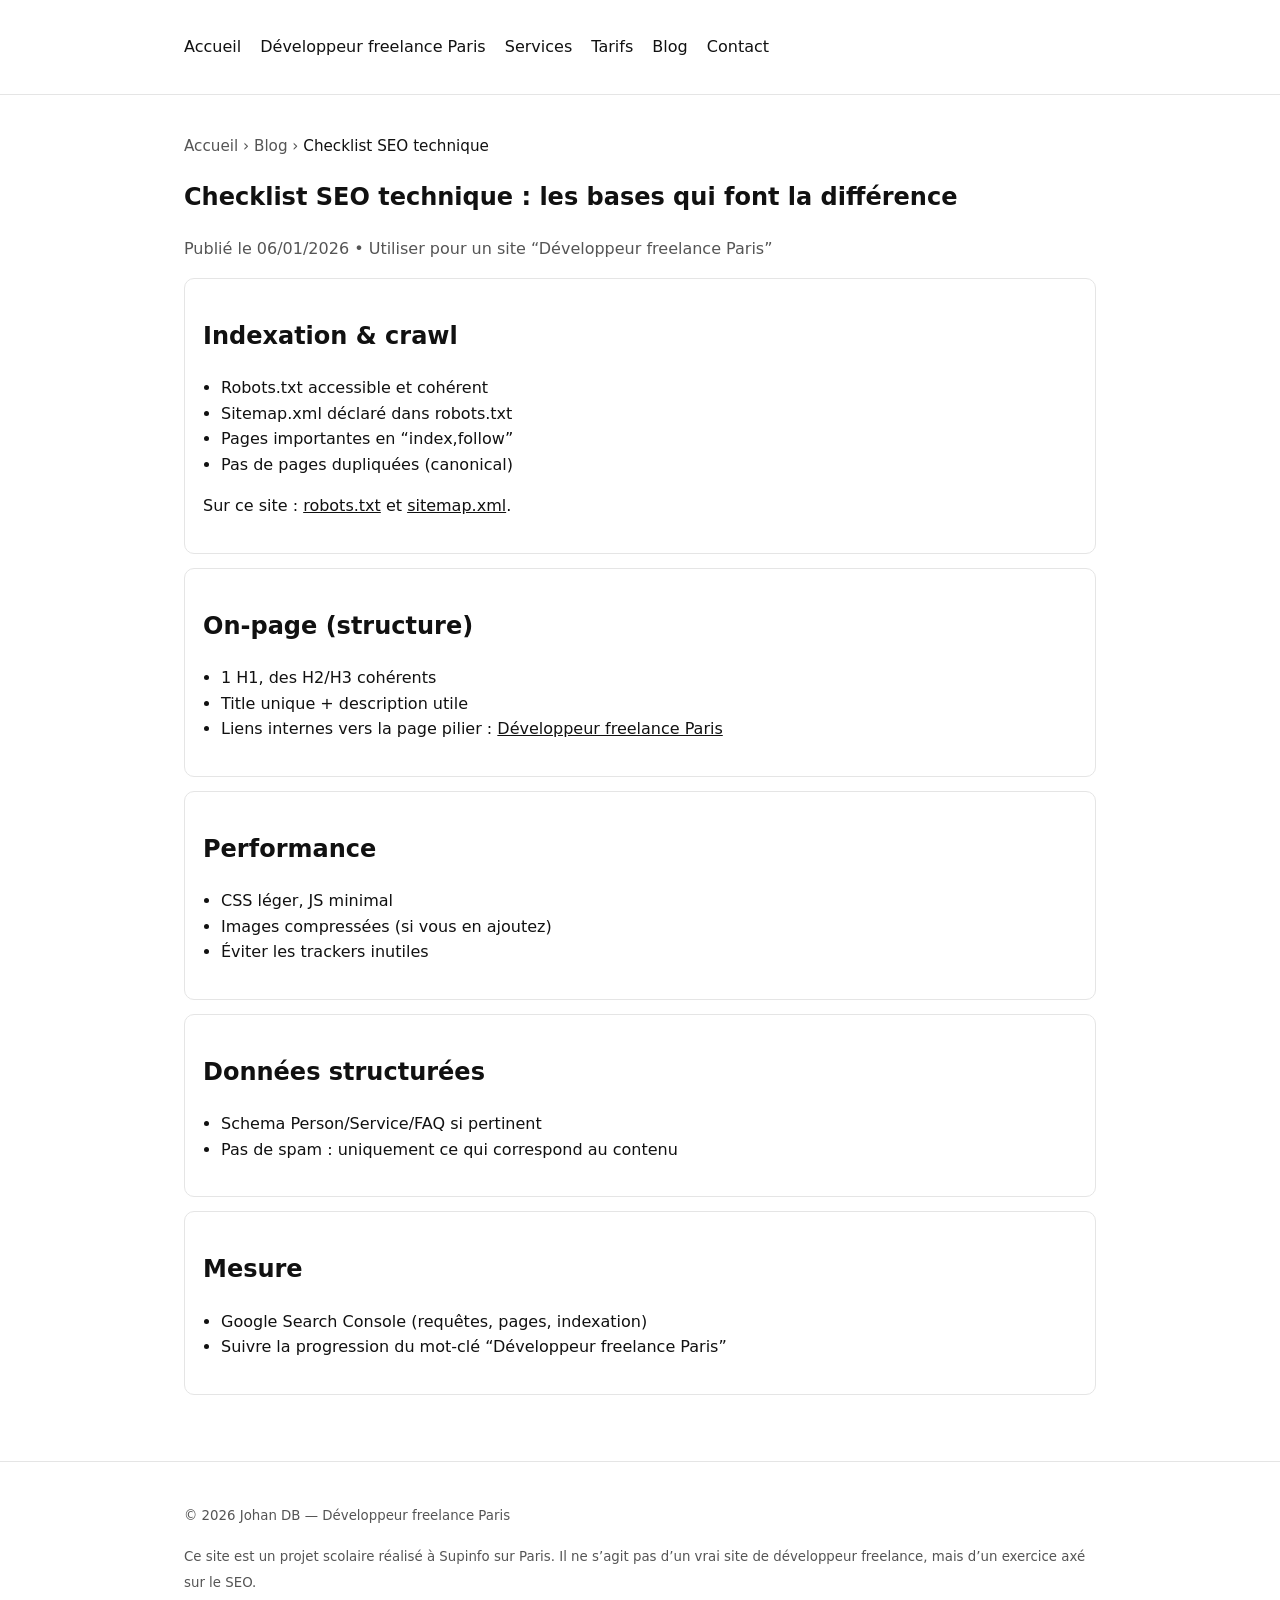
<file: blog/seo-technique-checklist.html>
<!DOCTYPE html>
<html lang="fr">
  <head>
    <meta charset="utf-8" />
    <meta name="viewport" content="width=device-width, initial-scale=1" />
    <title>Checklist SEO technique : les bases qui font la différence</title>
    <meta
      name="description"
      content="Checklist SEO technique : indexation, sitemap, robots.txt, balises, canonical, performance, données structurées."
    />
    <link
      rel="canonical"
      href="https://developpeurfreelanceparis.social/blog/seo-technique-checklist.html"
    />
    <meta name="robots" content="index,follow" />

    <meta property="og:type" content="article" />
    <meta property="og:locale" content="fr_FR" />
    <meta property="og:title" content="Checklist SEO technique" />
    <meta
      property="og:description"
      content="Indexation, balises, performance, données structurées."
    />
    <meta
      property="og:url"
      content="https://developpeurfreelanceparis.social/blog/seo-technique-checklist.html"
    />

    <link rel="icon" type="image/png" href="/assets/logo.png" />
    <link rel="stylesheet" href="/assets/styles.css" />
    <!-- Google Tag Manager -->
    <script>
      (function (w, d, s, l, i) {
        w[l] = w[l] || [];
        w[l].push({ "gtm.start": new Date().getTime(), event: "gtm.js" });
        var f = d.getElementsByTagName(s)[0],
          j = d.createElement(s),
          dl = l != "dataLayer" ? "&l=" + l : "";
        j.async = true;
        j.src = "https://www.googletagmanager.com/gtm.js?id=" + i + dl;
        f.parentNode.insertBefore(j, f);
      })(window, document, "script", "dataLayer", "GTM-W9HPDX3T");
    </script>
    <!-- End Google Tag Manager -->
  </head>
  <body>
    <!-- Google Tag Manager (noscript) -->
    <noscript
      ><iframe
        src="https://www.googletagmanager.com/ns.html?id=GTM-W9HPDX3T"
        height="0"
        width="0"
        style="display: none; visibility: hidden"
      ></iframe
    ></noscript>
    <!-- End Google Tag Manager (noscript) -->
    <a class="skip" href="#contenu">Aller au contenu</a>
    <header>
      <div class="container">
        <nav aria-label="Navigation principale">
          <a href="/">Accueil</a>
          <a href="/developpeur-freelance-paris.html"
            >Développeur freelance Paris</a
          >
          <a href="/developpeur-freelance-paris/services.html">Services</a>
          <a href="/developpeur-freelance-paris/tarifs.html">Tarifs</a>
          <a href="/blog/">Blog</a>
          <a href="/contact.html">Contact</a>
        </nav>
      </div>
    </header>

    <main id="contenu" class="container">
      <p class="breadcrumbs">
        <a href="/">Accueil</a> › <a href="/blog/">Blog</a> ›
        <span>Checklist SEO technique</span>
      </p>

      <article>
        <h1>Checklist SEO technique : les bases qui font la différence</h1>
        <p class="muted">
          Publié le 06/01/2026 • Utiliser pour un site “Développeur freelance
          Paris”
        </p>

        <section class="card">
          <h2>Indexation & crawl</h2>
          <ul>
            <li>Robots.txt accessible et cohérent</li>
            <li>Sitemap.xml déclaré dans robots.txt</li>
            <li>Pages importantes en “index,follow”</li>
            <li>Pas de pages dupliquées (canonical)</li>
          </ul>
          <p>
            Sur ce site : <a href="/robots.txt">robots.txt</a> et
            <a href="/sitemap.xml">sitemap.xml</a>.
          </p>
        </section>

        <section class="card">
          <h2>On-page (structure)</h2>
          <ul>
            <li>1 H1, des H2/H3 cohérents</li>
            <li>Title unique + description utile</li>
            <li>
              Liens internes vers la page pilier :
              <a href="/developpeur-freelance-paris.html"
                >Développeur freelance Paris</a
              >
            </li>
          </ul>
        </section>

        <section class="card">
          <h2>Performance</h2>
          <ul>
            <li>CSS léger, JS minimal</li>
            <li>Images compressées (si vous en ajoutez)</li>
            <li>Éviter les trackers inutiles</li>
          </ul>
        </section>

        <section class="card">
          <h2>Données structurées</h2>
          <ul>
            <li>Schema Person/Service/FAQ si pertinent</li>
            <li>Pas de spam : uniquement ce qui correspond au contenu</li>
          </ul>
        </section>

        <section class="card">
          <h2>Mesure</h2>
          <ul>
            <li>Google Search Console (requêtes, pages, indexation)</li>
            <li>
              Suivre la progression du mot-clé “Développeur freelance Paris”
            </li>
          </ul>
        </section>
      </article>
    </main>

    <footer>
      <div class="container">
        <p>
          <small>© 2026 Johan DB — Développeur freelance Paris</small>
        </p>
        <p>
          <small class="muted"
            >Ce site est un projet scolaire réalisé à Supinfo sur Paris. Il ne
            s’agit pas d’un vrai site de développeur freelance, mais d’un
            exercice axé sur le SEO.</small
          >
        </p>
      </div>
    </footer>
  </body>
</html>
</file>
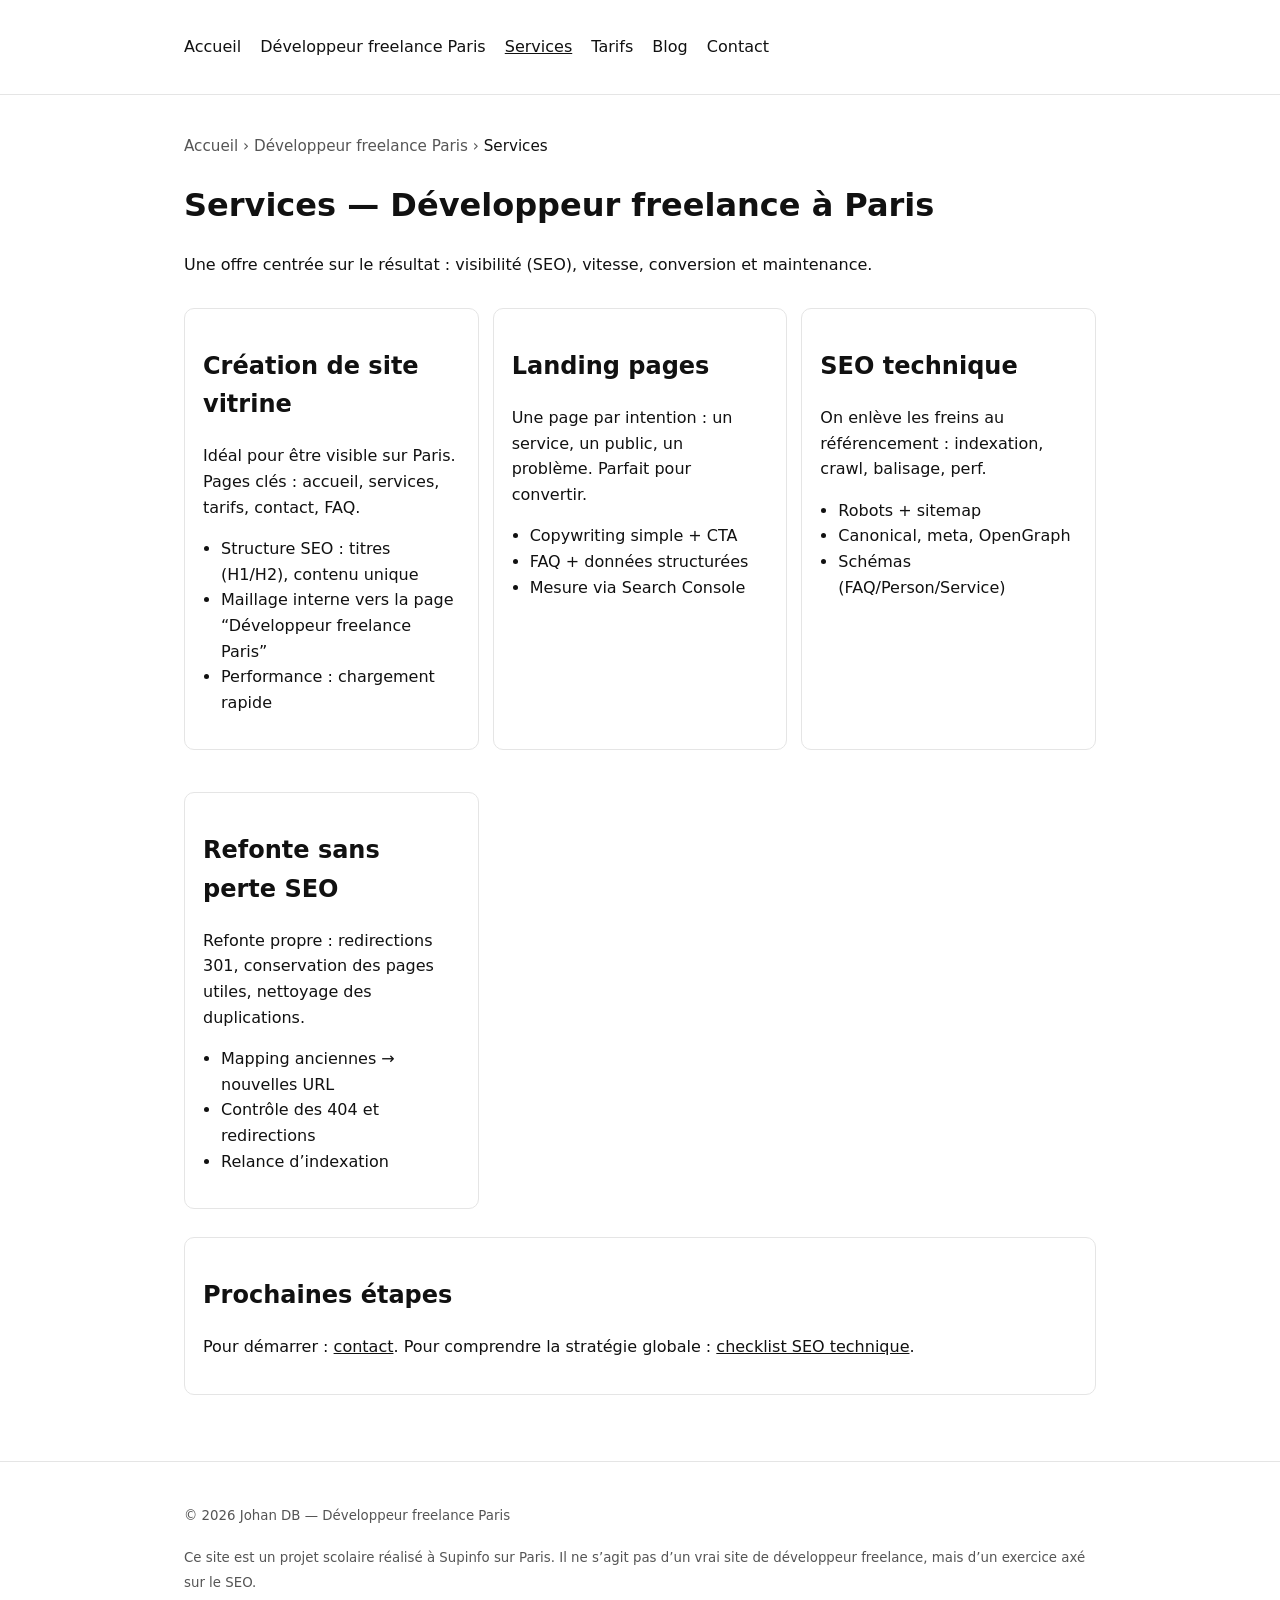
<file: developpeur-freelance-paris/services.html>
<!DOCTYPE html>
<html lang="fr">
  <head>
    <meta charset="utf-8" />
    <meta name="viewport" content="width=device-width, initial-scale=1" />
    <title>
      Services — Développeur freelance Paris (site, SEO, refonte, maintenance)
    </title>
    <meta
      name="description"
      content="Services de développeur freelance à Paris : création de site, SEO technique, refonte sans perte SEO, maintenance, performance et accessibilité."
    />
    <link
      rel="canonical"
      href="https://developpeurfreelanceparis.social/developpeur-freelance-paris/services.html"
    />
    <meta name="robots" content="index,follow,max-image-preview:large" />

    <link rel="icon" type="image/png" href="/assets/logo.png" />
    <link rel="stylesheet" href="/assets/styles.css" />
    <!-- Google Tag Manager -->
    <script>
      (function (w, d, s, l, i) {
        w[l] = w[l] || [];
        w[l].push({ "gtm.start": new Date().getTime(), event: "gtm.js" });
        var f = d.getElementsByTagName(s)[0],
          j = d.createElement(s),
          dl = l != "dataLayer" ? "&l=" + l : "";
        j.async = true;
        j.src = "https://www.googletagmanager.com/gtm.js?id=" + i + dl;
        f.parentNode.insertBefore(j, f);
      })(window, document, "script", "dataLayer", "GTM-W9HPDX3T");
    </script>
    <!-- End Google Tag Manager -->
  </head>
  <body>
    <!-- Google Tag Manager (noscript) -->
    <noscript
      ><iframe
        src="https://www.googletagmanager.com/ns.html?id=GTM-W9HPDX3T"
        height="0"
        width="0"
        style="display: none; visibility: hidden"
      ></iframe
    ></noscript>
    <!-- End Google Tag Manager (noscript) -->
    <a class="skip" href="#contenu">Aller au contenu</a>
    <header>
      <div class="container">
        <nav aria-label="Navigation principale">
          <a href="/">Accueil</a>
          <a href="/developpeur-freelance-paris.html"
            >Développeur freelance Paris</a
          >
          <a
            href="/developpeur-freelance-paris/services.html"
            aria-current="page"
            >Services</a
          >
          <a href="/developpeur-freelance-paris/tarifs.html">Tarifs</a>
          <a href="/blog/">Blog</a>
          <a href="/contact.html">Contact</a>
        </nav>
      </div>
    </header>

    <main id="contenu" class="container">
      <p class="breadcrumbs">
        <a href="/">Accueil</a> ›
        <a href="/developpeur-freelance-paris.html"
          >Développeur freelance Paris</a
        >
        › <span>Services</span>
      </p>
      <h1>Services — Développeur freelance à Paris</h1>
      <p>
        Une offre centrée sur le résultat : visibilité (SEO), vitesse,
        conversion et maintenance.
      </p>

      <section class="grid">
        <article class="card">
          <h2>Création de site vitrine</h2>
          <p>
            Idéal pour être visible sur Paris. Pages clés : accueil, services,
            tarifs, contact, FAQ.
          </p>
          <ul>
            <li>Structure SEO : titres (H1/H2), contenu unique</li>
            <li>Maillage interne vers la page “Développeur freelance Paris”</li>
            <li>Performance : chargement rapide</li>
          </ul>
        </article>

        <article class="card">
          <h2>Landing pages</h2>
          <p>
            Une page par intention : un service, un public, un problème. Parfait
            pour convertir.
          </p>
          <ul>
            <li>Copywriting simple + CTA</li>
            <li>FAQ + données structurées</li>
            <li>Mesure via Search Console</li>
          </ul>
        </article>

        <article class="card">
          <h2>SEO technique</h2>
          <p>
            On enlève les freins au référencement : indexation, crawl, balisage,
            perf.
          </p>
          <ul>
            <li>Robots + sitemap</li>
            <li>Canonical, meta, OpenGraph</li>
            <li>Schémas (FAQ/Person/Service)</li>
          </ul>
        </article>

        <article class="card">
          <h2>Refonte sans perte SEO</h2>
          <p>
            Refonte propre : redirections 301, conservation des pages utiles,
            nettoyage des duplications.
          </p>
          <ul>
            <li>Mapping anciennes → nouvelles URL</li>
            <li>Contrôle des 404 et redirections</li>
            <li>Relance d’indexation</li>
          </ul>
        </article>
      </section>

      <section class="card">
        <h2>Prochaines étapes</h2>
        <p>
          Pour démarrer : <a href="/contact.html">contact</a>. Pour comprendre
          la stratégie globale :
          <a href="/blog/seo-technique-checklist.html"
            >checklist SEO technique</a
          >.
        </p>
      </section>
    </main>

    <footer>
      <div class="container">
        <p>
          <small>© 2026 Johan DB — Développeur freelance Paris</small>
        </p>
        <p>
          <small class="muted"
            >Ce site est un projet scolaire réalisé à Supinfo sur Paris. Il ne
            s’agit pas d’un vrai site de développeur freelance, mais d’un
            exercice axé sur le SEO.</small
          >
        </p>
      </div>
    </footer>
  </body>
</html>
</file>
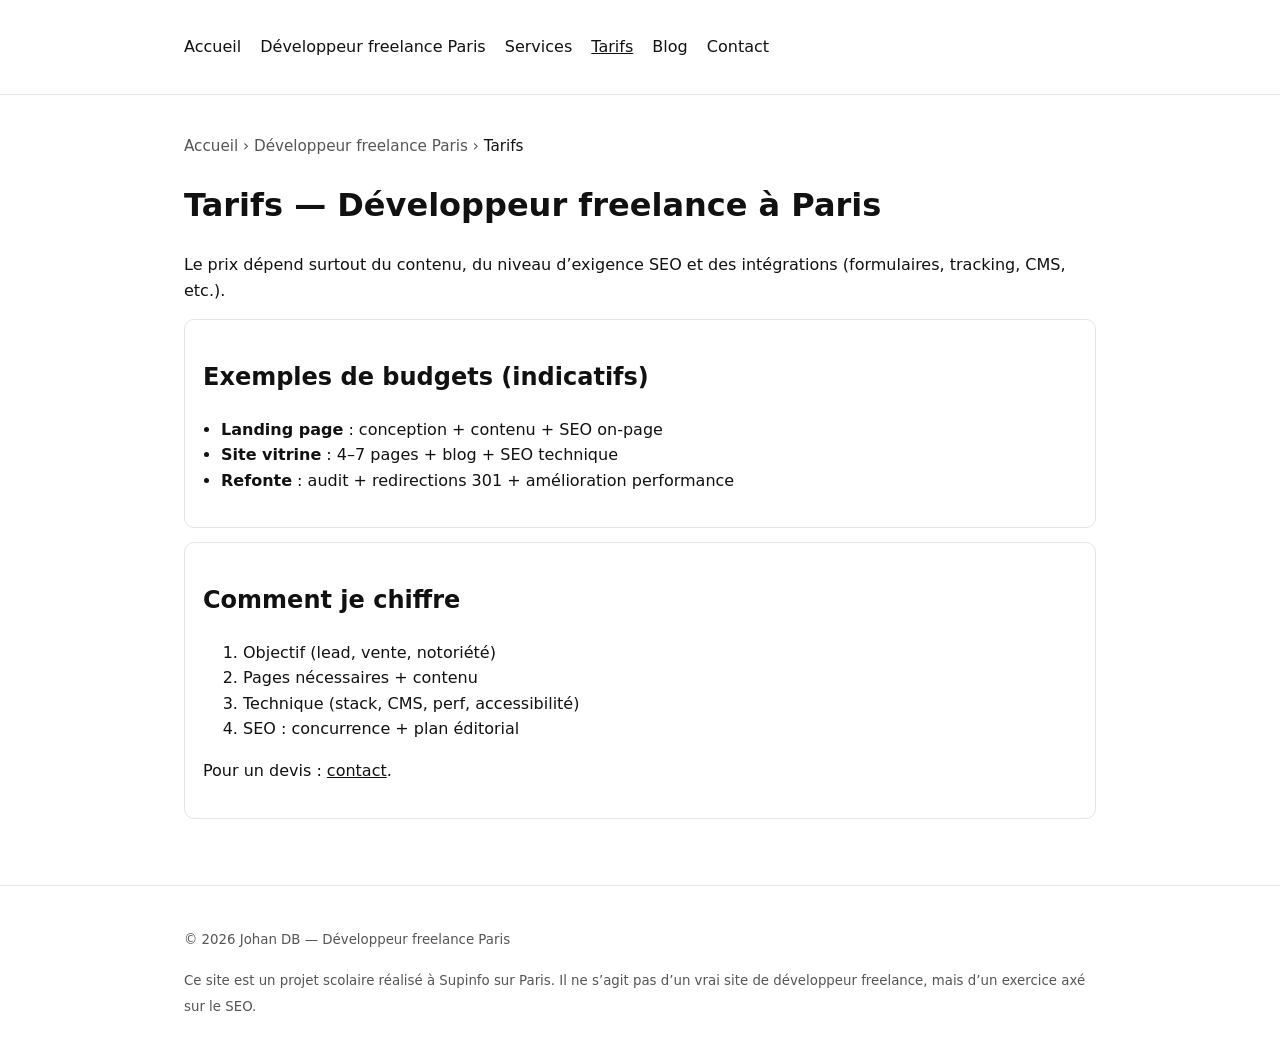
<file: developpeur-freelance-paris/tarifs.html>
<!DOCTYPE html>
<html lang="fr">
  <head>
    <meta charset="utf-8" />
    <meta name="viewport" content="width=device-width, initial-scale=1" />
    <title>Tarifs — Développeur freelance Paris</title>
    <meta
      name="description"
      content="Tarifs d’un développeur freelance à Paris : exemples de budgets (landing, site vitrine, refonte) et méthode de chiffrage."
    />
    <link
      rel="canonical"
      href="https://developpeurfreelanceparis.social/developpeur-freelance-paris/tarifs.html"
    />
    <meta name="robots" content="index,follow,max-image-preview:large" />

    <link rel="icon" type="image/png" href="/assets/logo.png" />
    <link rel="stylesheet" href="/assets/styles.css" />
    <!-- Google Tag Manager -->
    <script>
      (function (w, d, s, l, i) {
        w[l] = w[l] || [];
        w[l].push({ "gtm.start": new Date().getTime(), event: "gtm.js" });
        var f = d.getElementsByTagName(s)[0],
          j = d.createElement(s),
          dl = l != "dataLayer" ? "&l=" + l : "";
        j.async = true;
        j.src = "https://www.googletagmanager.com/gtm.js?id=" + i + dl;
        f.parentNode.insertBefore(j, f);
      })(window, document, "script", "dataLayer", "GTM-W9HPDX3T");
    </script>
    <!-- End Google Tag Manager -->
  </head>
  <body>
    <!-- Google Tag Manager (noscript) -->
    <noscript
      ><iframe
        src="https://www.googletagmanager.com/ns.html?id=GTM-W9HPDX3T"
        height="0"
        width="0"
        style="display: none; visibility: hidden"
      ></iframe
    ></noscript>
    <!-- End Google Tag Manager (noscript) -->
    <a class="skip" href="#contenu">Aller au contenu</a>
    <header>
      <div class="container">
        <nav aria-label="Navigation principale">
          <a href="/">Accueil</a>
          <a href="/developpeur-freelance-paris.html"
            >Développeur freelance Paris</a
          >
          <a href="/developpeur-freelance-paris/services.html">Services</a>
          <a href="/developpeur-freelance-paris/tarifs.html" aria-current="page"
            >Tarifs</a
          >
          <a href="/blog/">Blog</a>
          <a href="/contact.html">Contact</a>
        </nav>
      </div>
    </header>

    <main id="contenu" class="container">
      <p class="breadcrumbs">
        <a href="/">Accueil</a> ›
        <a href="/developpeur-freelance-paris.html"
          >Développeur freelance Paris</a
        >
        › <span>Tarifs</span>
      </p>
      <h1>Tarifs — Développeur freelance à Paris</h1>
      <p>
        Le prix dépend surtout du contenu, du niveau d’exigence SEO et des
        intégrations (formulaires, tracking, CMS, etc.).
      </p>

      <section class="card">
        <h2>Exemples de budgets (indicatifs)</h2>
        <ul>
          <li>
            <strong>Landing page</strong> : conception + contenu + SEO on-page
          </li>
          <li>
            <strong>Site vitrine</strong> : 4–7 pages + blog + SEO technique
          </li>
          <li>
            <strong>Refonte</strong> : audit + redirections 301 + amélioration
            performance
          </li>
        </ul>
      </section>

      <section class="card">
        <h2>Comment je chiffre</h2>
        <ol>
          <li>Objectif (lead, vente, notoriété)</li>
          <li>Pages nécessaires + contenu</li>
          <li>Technique (stack, CMS, perf, accessibilité)</li>
          <li>SEO : concurrence + plan éditorial</li>
        </ol>
        <p>Pour un devis : <a href="/contact.html">contact</a>.</p>
      </section>
    </main>

    <footer>
      <div class="container">
        <p>
          <small>© 2026 Johan DB — Développeur freelance Paris</small>
        </p>
        <p>
          <small class="muted"
            >Ce site est un projet scolaire réalisé à Supinfo sur Paris. Il ne
            s’agit pas d’un vrai site de développeur freelance, mais d’un
            exercice axé sur le SEO.</small
          >
        </p>
      </div>
    </footer>
  </body>
</html>
</file>
<file: assets/styles.css>
:root {
  color-scheme: light;
}
* {
  box-sizing: border-box;
}
html,
body {
  margin: 0;
  padding: 0;
}
body {
  font-family: system-ui, -apple-system, Segoe UI, Roboto, Arial, sans-serif;
  line-height: 1.6;
  color: #111;
  background: #fff;
}
a {
  color: inherit;
}
.container {
  max-width: 960px;
  margin: 0 auto;
  padding: 24px;
}
header {
  border-bottom: 1px solid #e5e5e5;
}
nav a {
  display: inline-block;
  margin-right: 14px;
  padding: 10px 0;
  text-decoration: none;
}
nav a[aria-current="page"] {
  text-decoration: underline;
}
.hero {
  padding: 24px 0;
}
.card {
  border: 1px solid #e5e5e5;
  border-radius: 10px;
  padding: 18px;
  margin: 14px 0;
}
.grid {
  display: grid;
  grid-template-columns: repeat(auto-fit, minmax(240px, 1fr));
  gap: 14px;
}
small,
.muted {
  color: #555;
}
footer {
  border-top: 1px solid #e5e5e5;
  margin-top: 28px;
}
ul {
  padding-left: 18px;
}
.breadcrumbs {
  font-size: 0.95rem;
  color: #555;
}
.breadcrumbs a {
  text-decoration: none;
  color: #555;
}
.breadcrumbs span {
  color: #111;
}
.cta {
  display: inline-block;
  border: 1px solid #111;
  border-radius: 10px;
  padding: 10px 14px;
  text-decoration: none;
}
.skip {
  position: absolute;
  left: -9999px;
  top: auto;
  width: 1px;
  height: 1px;
  overflow: hidden;
}
.skip:focus {
  left: 24px;
  top: 24px;
  width: auto;
  height: auto;
  background: #fff;
  border: 1px solid #111;
  padding: 10px;
  border-radius: 10px;
  z-index: 999;
}
</file>
